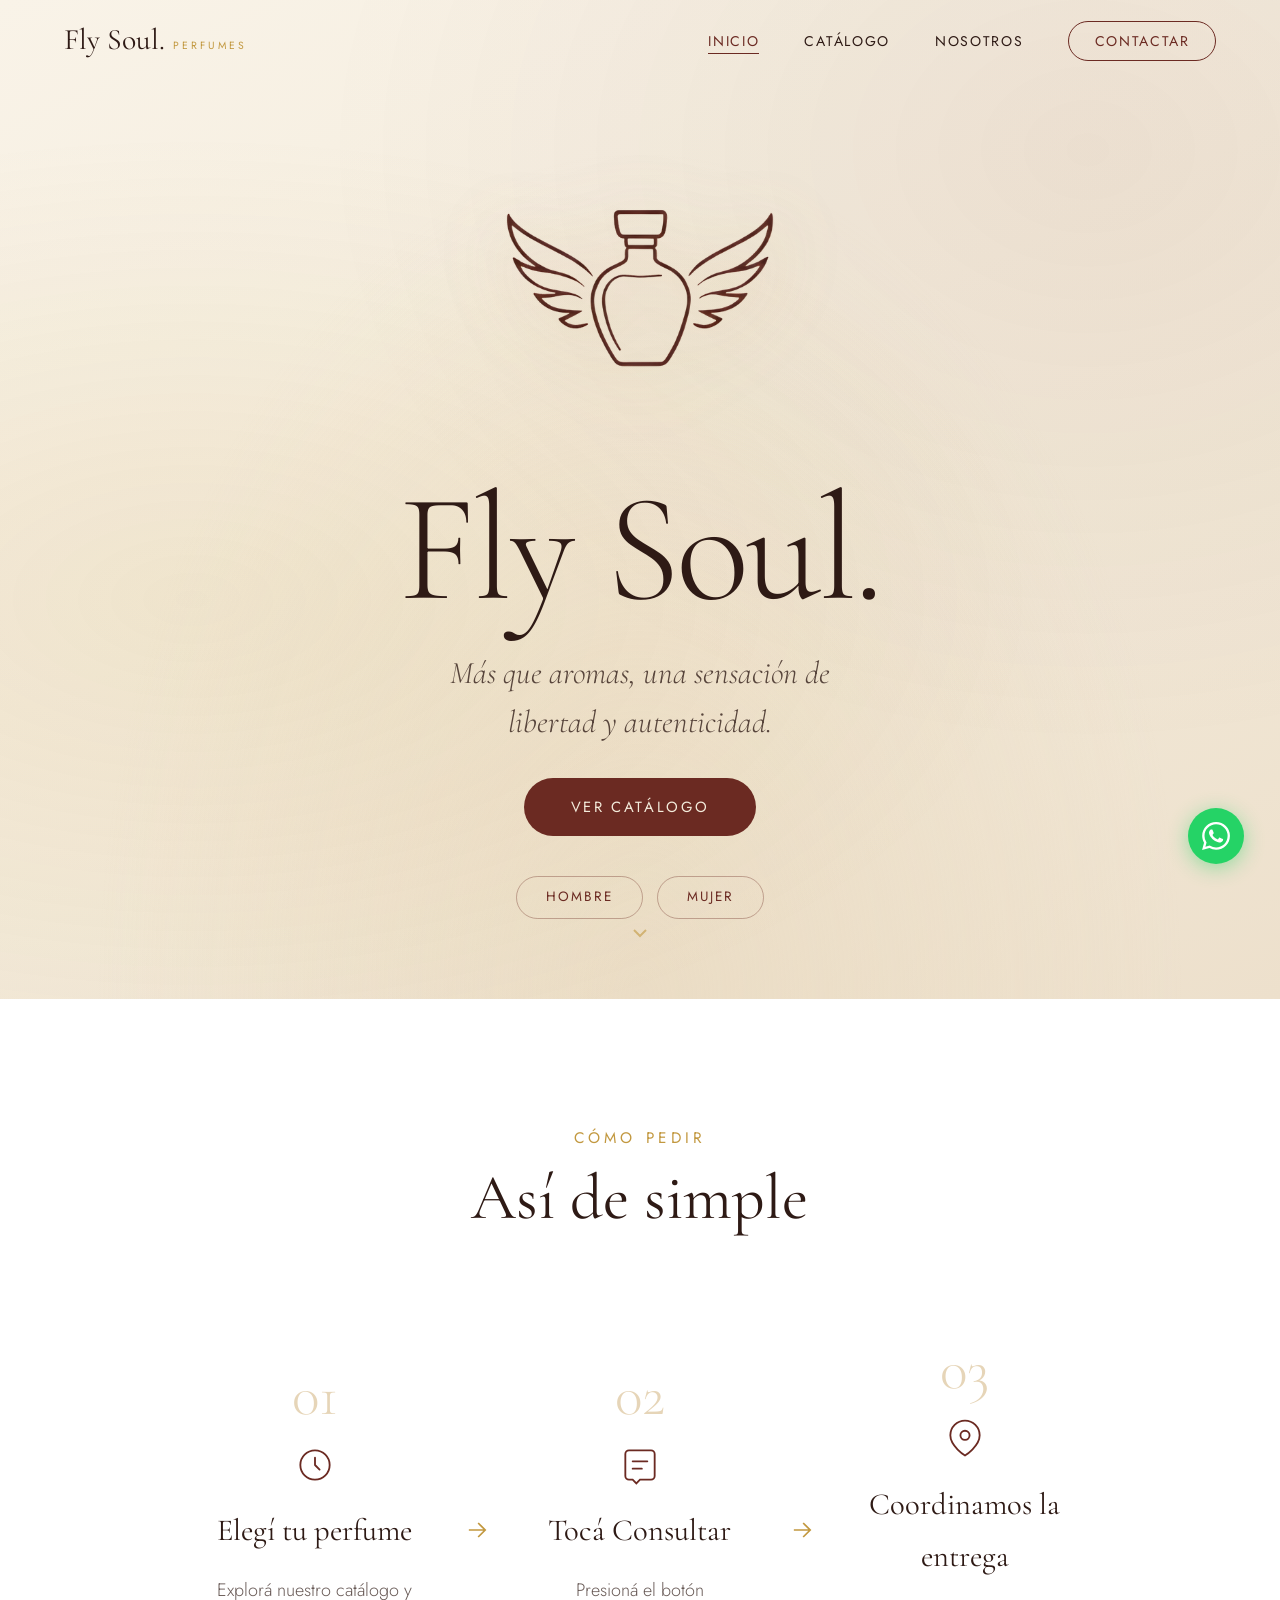
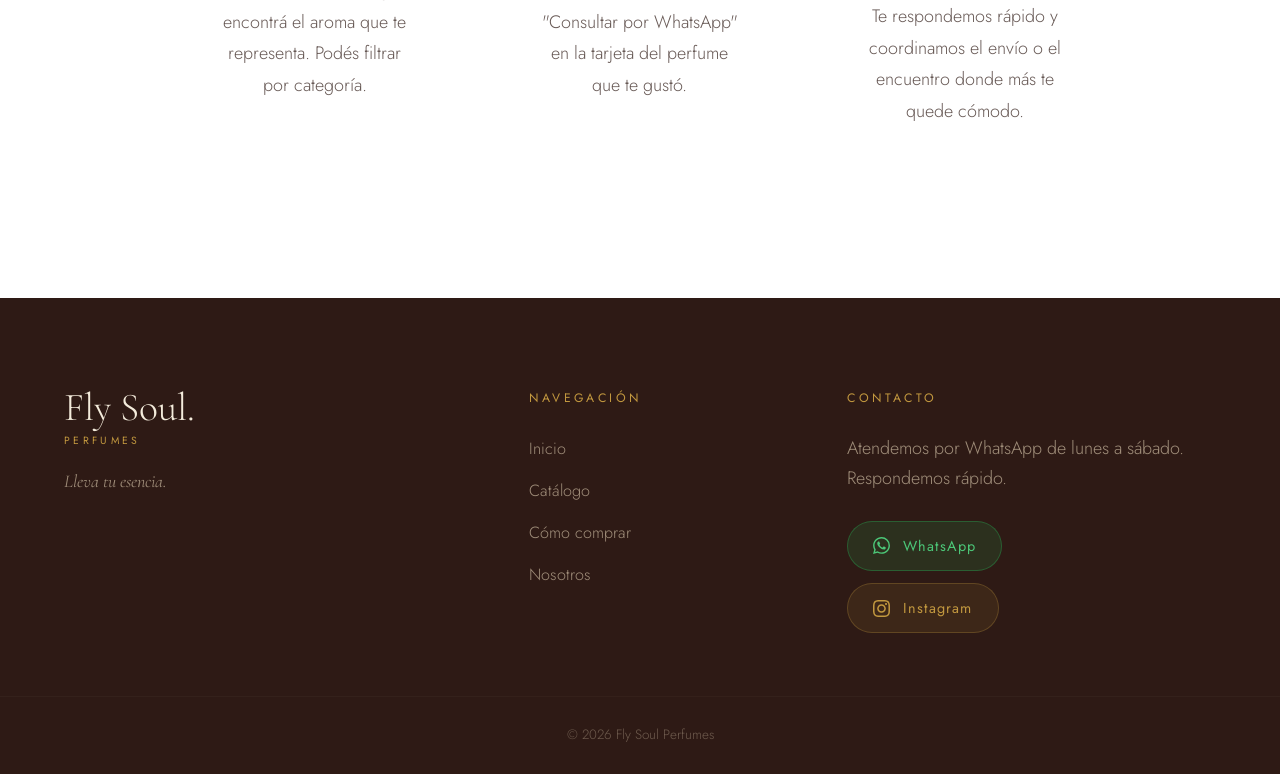
<file: index.html>
<!DOCTYPE html>
<html lang="es">
<head>
  <meta charset="UTF-8">
  <meta name="viewport" content="width=device-width, initial-scale=1.0">
  <meta name="description" content="Fly Soul Perfumes — Más que aromas, una sensación de libertad y autenticidad. Perfumes árabes, inspirados y dupes de autor.">
  <title>Fly Soul Perfumes</title>
  <link rel="preconnect" href="https://fonts.googleapis.com">
  <link rel="preconnect" href="https://fonts.gstatic.com" crossorigin>
  <link href="https://fonts.googleapis.com/css2?family=Cormorant+Garamond:ital,wght@0,300;0,400;0,500;0,600;1,300;1,400;1,500&family=Jost:wght@200;300;400;500&display=swap" rel="stylesheet">
  <link rel="stylesheet" href="styles.css">
</head>
<body>

  <!-- ════════════════════════════════════════════
       NAVEGACIÓN
  ════════════════════════════════════════════ -->
  <nav class="navbar" id="navbar">
    <a href="index.html" class="nav-logo">
      <span class="nav-logo-text">Fly Soul.</span>
      <span class="nav-logo-sub">PERFUMES</span>
    </a>
    <ul class="nav-links" id="navLinks">
      <li><a href="index.html" class="nav-active">Inicio</a></li>
      <li><a href="catalogo.html">Catálogo</a></li>
      <li><a href="nosotros.html">Nosotros</a></li>
      <li><a href="#contacto" class="nav-cta">Contactar</a></li>
    </ul>
    <button class="nav-burger" id="navBurger" aria-label="Abrir menú" aria-expanded="false">
      <span></span><span></span><span></span>
    </button>
  </nav>

  <!-- ════════════════════════════════════════════
       HERO
  ════════════════════════════════════════════ -->
  <section class="hero" id="inicio">
    <div class="hero-bg"></div>
    <div class="hero-content">

      <div class="hero-logo-wrapper">
        <img
          class="hero-logo-img"
          src="fotos/logo.png"
          alt="Fly Soul Perfumes"
          width="200"
          height="200">
      </div>

      <h1 class="hero-title">Fly Soul.</h1>
      <p class="hero-tagline">
        <em>Más que aromas, una sensación de<br>libertad y autenticidad.</em>
      </p>
      <a href="catalogo.html" class="btn-primary hero-cta">Ver catálogo</a>

      <div class="hero-cats">
        <a href="catalogo.html?cat=hombre" class="hero-cat-link">Hombre</a>
        <a href="catalogo.html?cat=mujer" class="hero-cat-link">Mujer</a>
      </div>
    </div>

    <div class="hero-scroll-hint" aria-hidden="true">
      <svg viewBox="0 0 24 24" fill="none" stroke="currentColor" stroke-width="2">
        <polyline points="6 9 12 15 18 9"/>
      </svg>
    </div>
  </section>

  <!-- ════════════════════════════════════════════
       CÓMO PEDIR
  ════════════════════════════════════════════ -->
  <section class="como-comprar" id="como-comprar">
    <div class="container">
      <p class="section-label fade-in-up">Cómo pedir</p>
      <h2 class="section-title fade-in-up">Así de simple</h2>

      <div class="steps-grid">

        <div class="step-card fade-in-up">
          <div class="step-number">01</div>
          <div class="step-icon" aria-hidden="true">
            <svg viewBox="0 0 48 48" fill="none" xmlns="http://www.w3.org/2000/svg">
              <circle cx="24" cy="24" r="16" stroke="currentColor" stroke-width="2"/>
              <path d="M24 16v8l5 5" stroke="currentColor" stroke-width="2" stroke-linecap="round" stroke-linejoin="round"/>
            </svg>
          </div>
          <h3>Elegí tu perfume</h3>
          <p>Explorá nuestro catálogo y encontrá el aroma que te representa. Podés filtrar por categoría.</p>
        </div>

        <div class="step-arrow fade-in-up" aria-hidden="true">
          <svg viewBox="0 0 24 24" fill="none" stroke="currentColor" stroke-width="1.5">
            <path d="M5 12h14M13 6l6 6-6 6"/>
          </svg>
        </div>

        <div class="step-card fade-in-up">
          <div class="step-number">02</div>
          <div class="step-icon" aria-hidden="true">
            <svg viewBox="0 0 48 48" fill="none" xmlns="http://www.w3.org/2000/svg">
              <path d="M36 8H12C9.8 8 8 9.8 8 12v24c0 2.2 1.8 4 4 4h4l4 4 4-4h12c2.2 0 4-1.8 4-4V12c0-2.2-1.8-4-4-4z" stroke="currentColor" stroke-width="2"/>
              <path d="M16 20h16M16 28h10" stroke="currentColor" stroke-width="2" stroke-linecap="round"/>
            </svg>
          </div>
          <h3>Tocá Consultar</h3>
          <p>Presioná el botón "Consultar por WhatsApp" en la tarjeta del perfume que te gustó.</p>
        </div>

        <div class="step-arrow fade-in-up" aria-hidden="true">
          <svg viewBox="0 0 24 24" fill="none" stroke="currentColor" stroke-width="1.5">
            <path d="M5 12h14M13 6l6 6-6 6"/>
          </svg>
        </div>

        <div class="step-card fade-in-up">
          <div class="step-number">03</div>
          <div class="step-icon" aria-hidden="true">
            <svg viewBox="0 0 48 48" fill="none" xmlns="http://www.w3.org/2000/svg">
              <path d="M40 20c0 12-16 22-16 22S8 32 8 20a16 16 0 0132 0z" stroke="currentColor" stroke-width="2"/>
              <circle cx="24" cy="20" r="5" stroke="currentColor" stroke-width="2"/>
            </svg>
          </div>
          <h3>Coordinamos la entrega</h3>
          <p>Te respondemos rápido y coordinamos el envío o el encuentro donde más te quede cómodo.</p>
        </div>

      </div>
    </div>
  </section>

  <!-- ════════════════════════════════════════════
       FOOTER / CONTACTO
  ════════════════════════════════════════════ -->
  <footer class="footer" id="contacto">
    <div class="container footer-inner">

      <div class="footer-brand">
        <p class="footer-logo-text">Fly Soul.</p>
        <p class="footer-logo-sub">PERFUMES</p>
        <p class="footer-slogan"><em>Lleva tu esencia.</em></p>
      </div>

      <nav class="footer-nav" aria-label="Navegación del footer">
        <h4 class="footer-heading">Navegación</h4>
        <ul>
          <li><a href="index.html">Inicio</a></li>
          <li><a href="catalogo.html">Catálogo</a></li>
          <li><a href="index.html#como-comprar">Cómo comprar</a></li>
          <li><a href="nosotros.html">Nosotros</a></li>
        </ul>
      </nav>

      <div class="footer-contacto">
        <h4 class="footer-heading">Contacto</h4>
        <p>Atendemos por WhatsApp de lunes a sábado. Respondemos rápido.</p>
        <div class="footer-social">
          <a href="#" class="social-btn whatsapp-btn" id="footerWhatsapp" target="_blank" rel="noopener noreferrer" aria-label="Contactar por WhatsApp">
            <svg viewBox="0 0 24 24" fill="currentColor" aria-hidden="true">
              <path d="M17.472 14.382c-.297-.149-1.758-.867-2.03-.967-.273-.099-.471-.148-.67.15-.197.297-.767.966-.94 1.164-.173.199-.347.223-.644.075-.297-.15-1.255-.463-2.39-1.475-.883-.788-1.48-1.761-1.653-2.059-.173-.297-.018-.458.13-.606.134-.133.298-.347.446-.52.149-.174.198-.298.298-.497.099-.198.05-.371-.025-.52-.075-.149-.669-1.612-.916-2.207-.242-.579-.487-.5-.669-.51-.173-.008-.371-.01-.57-.01-.198 0-.52.074-.792.372-.272.297-1.04 1.016-1.04 2.479 0 1.462 1.065 2.875 1.213 3.074.149.198 2.096 3.2 5.077 4.487.709.306 1.262.489 1.694.625.712.227 1.36.195 1.871.118.571-.085 1.758-.719 2.006-1.413.248-.694.248-1.289.173-1.413-.074-.124-.272-.198-.57-.347m-5.421 7.403h-.004a9.87 9.87 0 01-5.031-1.378l-.361-.214-3.741.982.998-3.648-.235-.374a9.86 9.86 0 01-1.51-5.26c.001-5.45 4.436-9.884 9.888-9.884 2.64 0 5.122 1.03 6.988 2.898a9.825 9.825 0 012.893 6.994c-.003 5.45-4.437 9.884-9.885 9.884m8.413-18.297A11.815 11.815 0 0012.05 0C5.495 0 .16 5.335.157 11.892c0 2.096.547 4.142 1.588 5.945L.057 24l6.305-1.654a11.882 11.882 0 005.683 1.448h.005c6.554 0 11.89-5.335 11.893-11.893a11.821 11.821 0 00-3.48-8.413z"/>
            </svg>
            WhatsApp
          </a>
          <a href="#" class="social-btn instagram-btn" id="footerInstagram" target="_blank" rel="noopener noreferrer" aria-label="Seguinos en Instagram">
            <svg viewBox="0 0 24 24" fill="currentColor" aria-hidden="true">
              <path d="M12 2.163c3.204 0 3.584.012 4.85.07 3.252.148 4.771 1.691 4.919 4.919.058 1.265.069 1.645.069 4.849 0 3.205-.012 3.584-.069 4.849-.149 3.225-1.664 4.771-4.919 4.919-1.266.058-1.644.07-4.85.07-3.204 0-3.584-.012-4.849-.07-3.26-.149-4.771-1.699-4.919-4.92-.058-1.265-.07-1.644-.07-4.849 0-3.204.013-3.583.07-4.849.149-3.227 1.664-4.771 4.919-4.919 1.266-.057 1.645-.069 4.849-.069zm0-2.163c-3.259 0-3.667.014-4.947.072-4.358.2-6.78 2.618-6.98 6.98-.059 1.281-.073 1.689-.073 4.948 0 3.259.014 3.668.072 4.948.2 4.358 2.618 6.78 6.98 6.98 1.281.058 1.689.072 4.948.072 3.259 0 3.668-.014 4.948-.072 4.354-.2 6.782-2.618 6.979-6.98.059-1.28.073-1.689.073-4.948 0-3.259-.014-3.667-.072-4.947-.196-4.354-2.617-6.78-6.979-6.98-1.281-.059-1.69-.073-4.949-.073zm0 5.838c-3.403 0-6.162 2.759-6.162 6.162s2.759 6.163 6.162 6.163 6.162-2.759 6.162-6.163c0-3.403-2.759-6.162-6.162-6.162zm0 10.162c-2.209 0-4-1.79-4-4 0-2.209 1.791-4 4-4s4 1.791 4 4c0 2.21-1.791 4-4 4zm6.406-11.845c-.796 0-1.441.645-1.441 1.44s.645 1.44 1.441 1.44c.795 0 1.439-.645 1.439-1.44s-.644-1.44-1.439-1.44z"/>
            </svg>
            Instagram
          </a>
        </div>
      </div>

    </div>
    <div class="footer-bottom">
      <p>© 2026 Fly Soul Perfumes</p>
    </div>
  </footer>

  <!-- Botón flotante de WhatsApp -->
  <a href="#" class="whatsapp-float" id="whatsappFloat" target="_blank" rel="noopener noreferrer" aria-label="Contactar por WhatsApp">
    <svg viewBox="0 0 24 24" fill="currentColor" aria-hidden="true">
      <path d="M17.472 14.382c-.297-.149-1.758-.867-2.03-.967-.273-.099-.471-.148-.67.15-.197.297-.767.966-.94 1.164-.173.199-.347.223-.644.075-.297-.15-1.255-.463-2.39-1.475-.883-.788-1.48-1.761-1.653-2.059-.173-.297-.018-.458.13-.606.134-.133.298-.347.446-.52.149-.174.198-.298.298-.497.099-.198.05-.371-.025-.52-.075-.149-.669-1.612-.916-2.207-.242-.579-.487-.5-.669-.51-.173-.008-.371-.01-.57-.01-.198 0-.52.074-.792.372-.272.297-1.04 1.016-1.04 2.479 0 1.462 1.065 2.875 1.213 3.074.149.198 2.096 3.2 5.077 4.487.709.306 1.262.489 1.694.625.712.227 1.36.195 1.871.118.571-.085 1.758-.719 2.006-1.413.248-.694.248-1.289.173-1.413-.074-.124-.272-.198-.57-.347m-5.421 7.403h-.004a9.87 9.87 0 01-5.031-1.378l-.361-.214-3.741.982.998-3.648-.235-.374a9.86 9.86 0 01-1.51-5.26c.001-5.45 4.436-9.884 9.888-9.884 2.64 0 5.122 1.03 6.988 2.898a9.825 9.825 0 012.893 6.994c-.003 5.45-4.437 9.884-9.885 9.884m8.413-18.297A11.815 11.815 0 0012.05 0C5.495 0 .16 5.335.157 11.892c0 2.096.547 4.142 1.588 5.945L.057 24l6.305-1.654a11.882 11.882 0 005.683 1.448h.005c6.554 0 11.89-5.335 11.893-11.893a11.821 11.821 0 00-3.48-8.413z"/>
    </svg>
  </a>

  <script src="main.js"></script>
</body>
</html>
</file>
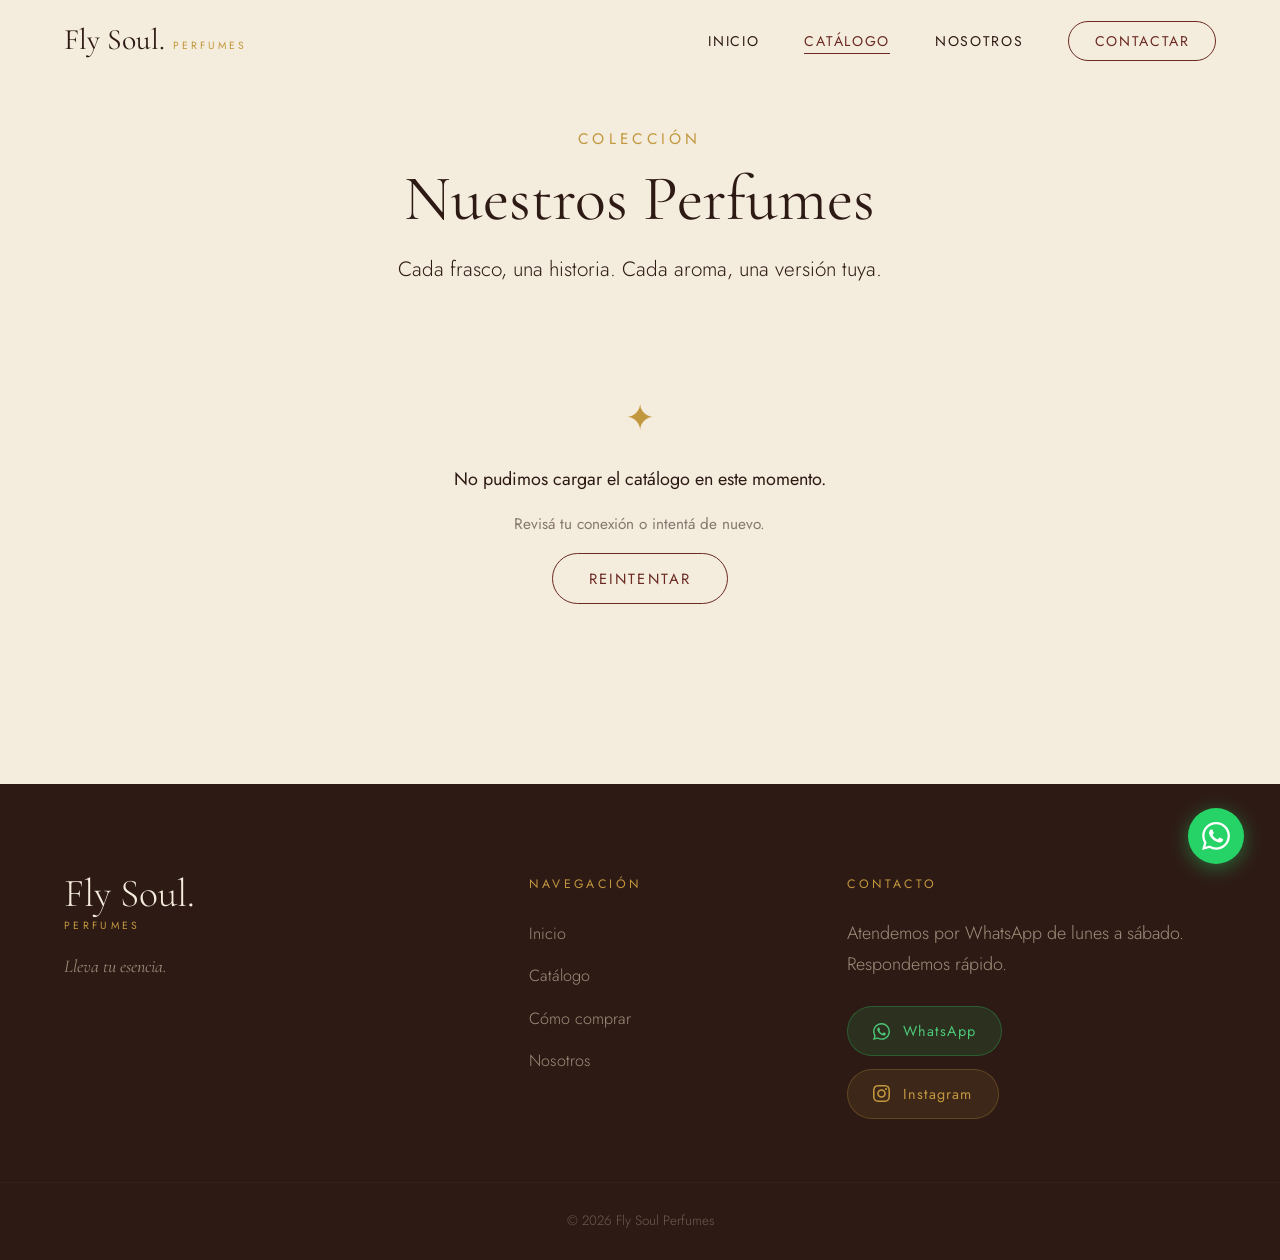
<file: catalogo.html>
<!DOCTYPE html>
<html lang="es">
<head>
  <meta charset="UTF-8">
  <meta name="viewport" content="width=device-width, initial-scale=1.0">
  <meta name="description" content="Catálogo de perfumes Fly Soul — Fragancias árabes, inspiradas y dupes de autor para hombre, mujer y unisex.">
  <title>Catálogo — Fly Soul Perfumes</title>
  <link rel="preconnect" href="https://fonts.googleapis.com">
  <link rel="preconnect" href="https://fonts.gstatic.com" crossorigin>
  <link href="https://fonts.googleapis.com/css2?family=Cormorant+Garamond:ital,wght@0,300;0,400;0,500;0,600;1,300;1,400;1,500&family=Jost:wght@200;300;400;500&display=swap" rel="stylesheet">
  <link rel="stylesheet" href="styles.css">
</head>
<body>

  <!-- ════════════════════════════════════════════
       NAVEGACIÓN
  ════════════════════════════════════════════ -->
  <nav class="navbar" id="navbar">
    <a href="index.html" class="nav-logo">
      <span class="nav-logo-text">Fly Soul.</span>
      <span class="nav-logo-sub">PERFUMES</span>
    </a>
    <ul class="nav-links" id="navLinks">
      <li><a href="index.html">Inicio</a></li>
      <li><a href="catalogo.html" class="nav-active">Catálogo</a></li>
      <li><a href="nosotros.html">Nosotros</a></li>
      <li><a href="#contacto" class="nav-cta">Contactar</a></li>
    </ul>
    <button class="nav-burger" id="navBurger" aria-label="Abrir menú" aria-expanded="false">
      <span></span><span></span><span></span>
    </button>
  </nav>

  <!-- ════════════════════════════════════════════
       CATÁLOGO
  ════════════════════════════════════════════ -->
  <section class="catalogo catalogo--page" id="catalogo">
    <div class="container">
      <p class="section-label fade-in-up">Colección</p>
      <h2 class="section-title fade-in-up">Nuestros Perfumes</h2>
      <p class="section-sub fade-in-up">Cada frasco, una historia. Cada aroma, una versión tuya.</p>

      <!-- Estado: cargando / error -->
      <div class="catalogo-estado" id="catalogoEstado">
        <div class="loading-spinner" id="loadingSpinner">
          <div class="spinner-ring"></div>
          <p>Cargando catálogo...</p>
        </div>
        <div class="error-state hidden" id="errorState">
          <span class="error-icon" aria-hidden="true">✦</span>
          <p class="error-msg">No pudimos cargar el catálogo en este momento.</p>
          <p class="error-hint">Revisá tu conexión o intentá de nuevo.</p>
          <button class="btn-secondary" id="btnReintentar">Reintentar</button>
        </div>
      </div>

      <!-- Vista 1: Selector de categorías -->
      <div id="vistaCategorias" class="categorias-selector hidden">
        <div class="categorias-grid">

          <button class="categoria-card" data-cat="hombre">
            <div class="categoria-circulo categoria-circulo--hombre">
              <svg viewBox="0 0 60 80" fill="none" xmlns="http://www.w3.org/2000/svg" aria-hidden="true">
                <rect x="10" y="34" width="40" height="38" rx="4" fill="currentColor" fill-opacity="0.25" stroke="currentColor" stroke-width="1.5"/>
                <rect x="20" y="20" width="20" height="16" rx="2" stroke="currentColor" stroke-width="1.5"/>
                <rect x="14" y="13" width="32" height="9" rx="2" fill="currentColor" fill-opacity="0.55"/>
                <line x1="10" y1="49" x2="50" y2="49" stroke="currentColor" stroke-width="1" stroke-opacity="0.45"/>
                <line x1="10" y1="59" x2="50" y2="59" stroke="currentColor" stroke-width="1" stroke-opacity="0.25"/>
              </svg>
            </div>
            <h3 class="categoria-nombre">Hombre</h3>
            <p class="categoria-count" id="countHombre">— productos</p>
          </button>

          <button class="categoria-card" data-cat="mujer">
            <div class="categoria-circulo categoria-circulo--mujer">
              <svg viewBox="0 0 60 85" fill="none" xmlns="http://www.w3.org/2000/svg" aria-hidden="true">
                <path d="M22 32 C16 38 11 48 11 58 C11 70 19 79 30 79 C41 79 49 70 49 58 C49 48 44 38 38 32 Z" fill="currentColor" fill-opacity="0.22" stroke="currentColor" stroke-width="1.5"/>
                <rect x="24" y="14" width="12" height="20" rx="2" stroke="currentColor" stroke-width="1.5"/>
                <ellipse cx="30" cy="9" rx="8" ry="5" fill="currentColor" fill-opacity="0.55"/>
                <line x1="11" y1="56" x2="49" y2="56" stroke="currentColor" stroke-width="1" stroke-opacity="0.4"/>
              </svg>
            </div>
            <h3 class="categoria-nombre">Mujer</h3>
            <p class="categoria-count" id="countMujer">— productos</p>
          </button>


        </div>
      </div>

      <!-- Vista 2: Productos de la categoría seleccionada -->
      <div id="vistaProductos" class="hidden">

        <div class="productos-nav">
          <button id="btnVolver" class="btn-volver">
            <svg viewBox="0 0 24 24" fill="none" stroke="currentColor" stroke-width="2" aria-hidden="true">
              <path d="M19 12H5M12 19l-7-7 7-7"/>
            </svg>
            Categorías
          </button>
          <p class="productos-breadcrumb">Catálogo / <span id="breadcrumbCat" class="breadcrumb-cat"></span></p>
        </div>

        <!-- Overlay y botón solo visibles en mobile -->
        <div class="filtros-overlay" id="filtrosOverlay"></div>

        <div class="productos-layout">

          <!-- Sidebar de filtros -->
          <aside class="filtros-sidebar" id="filtrosSidebar">
            <button class="btn-cerrar-filtros" id="btnCerrarFiltros">
              <svg viewBox="0 0 24 24" fill="none" stroke="currentColor" stroke-width="2" aria-hidden="true">
                <path d="M18 6L6 18M6 6l12 12"/>
              </svg>
              Cerrar
            </button>

            <div class="filtro-grupo">
              <h4 class="filtro-titulo">Filtrar por precio</h4>
              <p class="precio-display">
                <span id="precioLabelMin">₲ 0</span> — <span id="precioLabelMax">₲ 0</span>
              </p>
              <div class="precio-slider-row">
                <span class="precio-slider-label">Desde</span>
                <input type="range" id="rangeMin" class="precio-range" min="0" max="1000000" value="0" step="5000" aria-label="Precio mínimo">
              </div>
              <div class="precio-slider-row">
                <span class="precio-slider-label">Hasta</span>
                <input type="range" id="rangeMax" class="precio-range" min="0" max="1000000" value="1000000" step="5000" aria-label="Precio máximo">
              </div>
              <button class="btn-aplicar-filtro" id="btnFiltrarPrecio">Filtrar</button>
            </div>

          </aside>

          <!-- Contenido principal: buscador + grilla -->
          <div class="productos-main">

            <!-- Botón para abrir filtros en mobile -->
            <button class="btn-filtros-mobile" id="btnFiltrosMobile">
              <svg viewBox="0 0 24 24" fill="none" stroke="currentColor" stroke-width="2" aria-hidden="true">
                <line x1="4" y1="6" x2="20" y2="6"/>
                <line x1="7" y1="12" x2="17" y2="12"/>
                <line x1="10" y1="18" x2="14" y2="18"/>
              </svg>
              Filtros
            </button>

            <div class="buscador-wrapper">
              <label for="buscadorNombre" class="sr-only">Buscar perfume por nombre</label>
              <div class="buscador-inner">
                <svg class="buscador-icono" viewBox="0 0 24 24" fill="none" stroke="currentColor" stroke-width="2" aria-hidden="true">
                  <circle cx="11" cy="11" r="7"/><path d="M21 21l-4.35-4.35"/>
                </svg>
                <input
                  type="search"
                  id="buscadorNombre"
                  class="buscador-input"
                  placeholder="Buscar por nombre…"
                  autocomplete="off">
                <button class="buscador-clear hidden" id="buscadorClear" aria-label="Limpiar búsqueda">✕</button>
              </div>
            </div>

            <!-- Grilla de productos (se llena con JS) -->
            <div class="productos-grid" id="productosGrid" role="list"></div>

            <!-- Sin resultados -->
            <div class="sin-resultados hidden" id="sinResultados">
              <p>No hay perfumes en esta categoría por el momento.</p>
            </div>

          </div>
        </div>

      </div>

    </div>
  </section>

  <!-- ════════════════════════════════════════════
       FOOTER / CONTACTO
  ════════════════════════════════════════════ -->
  <footer class="footer" id="contacto">
    <div class="container footer-inner">

      <div class="footer-brand">
        <p class="footer-logo-text">Fly Soul.</p>
        <p class="footer-logo-sub">PERFUMES</p>
        <p class="footer-slogan"><em>Lleva tu esencia.</em></p>
      </div>

      <nav class="footer-nav" aria-label="Navegación del footer">
        <h4 class="footer-heading">Navegación</h4>
        <ul>
          <li><a href="index.html">Inicio</a></li>
          <li><a href="catalogo.html">Catálogo</a></li>
          <li><a href="index.html#como-comprar">Cómo comprar</a></li>
          <li><a href="nosotros.html">Nosotros</a></li>
        </ul>
      </nav>

      <div class="footer-contacto">
        <h4 class="footer-heading">Contacto</h4>
        <p>Atendemos por WhatsApp de lunes a sábado. Respondemos rápido.</p>
        <div class="footer-social">
          <a href="#" class="social-btn whatsapp-btn" id="footerWhatsapp" target="_blank" rel="noopener noreferrer" aria-label="Contactar por WhatsApp">
            <svg viewBox="0 0 24 24" fill="currentColor" aria-hidden="true">
              <path d="M17.472 14.382c-.297-.149-1.758-.867-2.03-.967-.273-.099-.471-.148-.67.15-.197.297-.767.966-.94 1.164-.173.199-.347.223-.644.075-.297-.15-1.255-.463-2.39-1.475-.883-.788-1.48-1.761-1.653-2.059-.173-.297-.018-.458.13-.606.134-.133.298-.347.446-.52.149-.174.198-.298.298-.497.099-.198.05-.371-.025-.52-.075-.149-.669-1.612-.916-2.207-.242-.579-.487-.5-.669-.51-.173-.008-.371-.01-.57-.01-.198 0-.52.074-.792.372-.272.297-1.04 1.016-1.04 2.479 0 1.462 1.065 2.875 1.213 3.074.149.198 2.096 3.2 5.077 4.487.709.306 1.262.489 1.694.625.712.227 1.36.195 1.871.118.571-.085 1.758-.719 2.006-1.413.248-.694.248-1.289.173-1.413-.074-.124-.272-.198-.57-.347m-5.421 7.403h-.004a9.87 9.87 0 01-5.031-1.378l-.361-.214-3.741.982.998-3.648-.235-.374a9.86 9.86 0 01-1.51-5.26c.001-5.45 4.436-9.884 9.888-9.884 2.64 0 5.122 1.03 6.988 2.898a9.825 9.825 0 012.893 6.994c-.003 5.45-4.437 9.884-9.885 9.884m8.413-18.297A11.815 11.815 0 0012.05 0C5.495 0 .16 5.335.157 11.892c0 2.096.547 4.142 1.588 5.945L.057 24l6.305-1.654a11.882 11.882 0 005.683 1.448h.005c6.554 0 11.89-5.335 11.893-11.893a11.821 11.821 0 00-3.48-8.413z"/>
            </svg>
            WhatsApp
          </a>
          <a href="#" class="social-btn instagram-btn" id="footerInstagram" target="_blank" rel="noopener noreferrer" aria-label="Seguinos en Instagram">
            <svg viewBox="0 0 24 24" fill="currentColor" aria-hidden="true">
              <path d="M12 2.163c3.204 0 3.584.012 4.85.07 3.252.148 4.771 1.691 4.919 4.919.058 1.265.069 1.645.069 4.849 0 3.205-.012 3.584-.069 4.849-.149 3.225-1.664 4.771-4.919 4.919-1.266.058-1.644.07-4.85.07-3.204 0-3.584-.012-4.849-.07-3.26-.149-4.771-1.699-4.919-4.92-.058-1.265-.07-1.644-.07-4.849 0-3.204.013-3.583.07-4.849.149-3.227 1.664-4.771 4.919-4.919 1.266-.057 1.645-.069 4.849-.069zm0-2.163c-3.259 0-3.667.014-4.947.072-4.358.2-6.78 2.618-6.98 6.98-.059 1.281-.073 1.689-.073 4.948 0 3.259.014 3.668.072 4.948.2 4.358 2.618 6.78 6.98 6.98 1.281.058 1.689.072 4.948.072 3.259 0 3.668-.014 4.948-.072 4.354-.2 6.782-2.618 6.979-6.98.059-1.28.073-1.689.073-4.948 0-3.259-.014-3.667-.072-4.947-.196-4.354-2.617-6.78-6.979-6.98-1.281-.059-1.69-.073-4.949-.073zm0 5.838c-3.403 0-6.162 2.759-6.162 6.162s2.759 6.163 6.162 6.163 6.162-2.759 6.162-6.163c0-3.403-2.759-6.162-6.162-6.162zm0 10.162c-2.209 0-4-1.79-4-4 0-2.209 1.791-4 4-4s4 1.791 4 4c0 2.21-1.791 4-4 4zm6.406-11.845c-.796 0-1.441.645-1.441 1.44s.645 1.44 1.441 1.44c.795 0 1.439-.645 1.439-1.44s-.644-1.44-1.439-1.44z"/>
            </svg>
            Instagram
          </a>
        </div>
      </div>

    </div>
    <div class="footer-bottom">
      <p>© 2026 Fly Soul Perfumes</p>
    </div>
  </footer>

  <!-- Botón flotante de WhatsApp -->
  <a href="#" class="whatsapp-float" id="whatsappFloat" target="_blank" rel="noopener noreferrer" aria-label="Contactar por WhatsApp">
    <svg viewBox="0 0 24 24" fill="currentColor" aria-hidden="true">
      <path d="M17.472 14.382c-.297-.149-1.758-.867-2.03-.967-.273-.099-.471-.148-.67.15-.197.297-.767.966-.94 1.164-.173.199-.347.223-.644.075-.297-.15-1.255-.463-2.39-1.475-.883-.788-1.48-1.761-1.653-2.059-.173-.297-.018-.458.13-.606.134-.133.298-.347.446-.52.149-.174.198-.298.298-.497.099-.198.05-.371-.025-.52-.075-.149-.669-1.612-.916-2.207-.242-.579-.487-.5-.669-.51-.173-.008-.371-.01-.57-.01-.198 0-.52.074-.792.372-.272.297-1.04 1.016-1.04 2.479 0 1.462 1.065 2.875 1.213 3.074.149.198 2.096 3.2 5.077 4.487.709.306 1.262.489 1.694.625.712.227 1.36.195 1.871.118.571-.085 1.758-.719 2.006-1.413.248-.694.248-1.289.173-1.413-.074-.124-.272-.198-.57-.347m-5.421 7.403h-.004a9.87 9.87 0 01-5.031-1.378l-.361-.214-3.741.982.998-3.648-.235-.374a9.86 9.86 0 01-1.51-5.26c.001-5.45 4.436-9.884 9.888-9.884 2.64 0 5.122 1.03 6.988 2.898a9.825 9.825 0 012.893 6.994c-.003 5.45-4.437 9.884-9.885 9.884m8.413-18.297A11.815 11.815 0 0012.05 0C5.495 0 .16 5.335.157 11.892c0 2.096.547 4.142 1.588 5.945L.057 24l6.305-1.654a11.882 11.882 0 005.683 1.448h.005c6.554 0 11.89-5.335 11.893-11.893a11.821 11.821 0 00-3.48-8.413z"/>
    </svg>
  </a>

  <script src="main.js"></script>
</body>
</html>
</file>
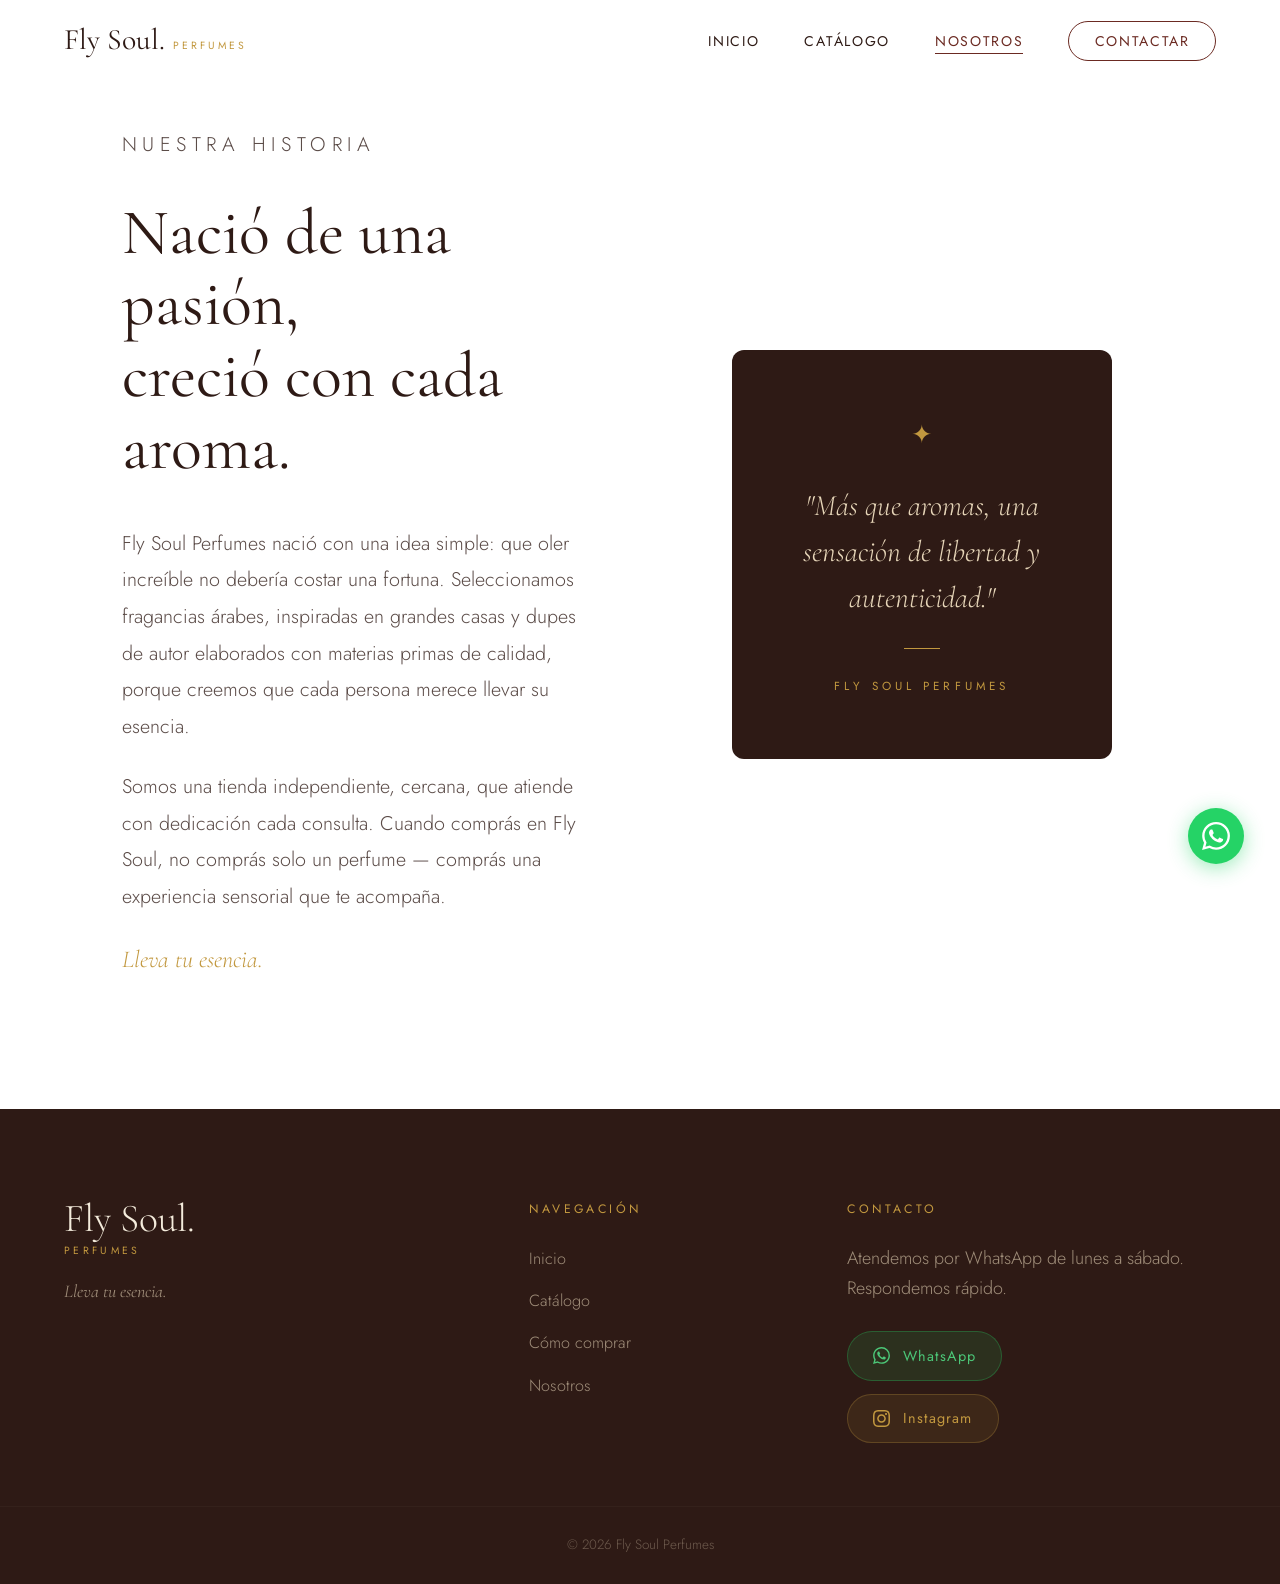
<file: nosotros.html>
<!DOCTYPE html>
<html lang="es">
<head>
  <meta charset="UTF-8">
  <meta name="viewport" content="width=device-width, initial-scale=1.0">
  <meta name="description" content="Nosotros — Fly Soul Perfumes. Nació de una pasión, creció con cada aroma.">
  <title>Nosotros — Fly Soul Perfumes</title>
  <link rel="preconnect" href="https://fonts.googleapis.com">
  <link rel="preconnect" href="https://fonts.gstatic.com" crossorigin>
  <link href="https://fonts.googleapis.com/css2?family=Cormorant+Garamond:ital,wght@0,300;0,400;0,500;0,600;1,300;1,400;1,500&family=Jost:wght@200;300;400;500&display=swap" rel="stylesheet">
  <link rel="stylesheet" href="styles.css">
</head>
<body>

  <!-- ════════════════════════════════════════════
       NAVEGACIÓN
  ════════════════════════════════════════════ -->
  <nav class="navbar" id="navbar">
    <a href="index.html" class="nav-logo">
      <span class="nav-logo-text">Fly Soul.</span>
      <span class="nav-logo-sub">PERFUMES</span>
    </a>
    <ul class="nav-links" id="navLinks">
      <li><a href="index.html">Inicio</a></li>
      <li><a href="catalogo.html">Catálogo</a></li>
      <li><a href="nosotros.html" class="nav-active">Nosotros</a></li>
      <li><a href="#contacto" class="nav-cta">Contactar</a></li>
    </ul>
    <button class="nav-burger" id="navBurger" aria-label="Abrir menú" aria-expanded="false">
      <span></span><span></span><span></span>
    </button>
  </nav>

  <!-- ════════════════════════════════════════════
       SOBRE NOSOTROS
  ════════════════════════════════════════════ -->
  <section class="sobre-nosotros sobre-nosotros--page" id="sobre-nosotros">
    <div class="container sobre-grid">

      <div class="sobre-texto fade-in-up">
        <p class="section-label">Nuestra Historia</p>
        <h2 class="section-title">Nació de una pasión,<br>creció con cada aroma.</h2>
        <p>Fly Soul Perfumes nació con una idea simple: que oler increíble no debería costar una fortuna. Seleccionamos fragancias árabes, inspiradas en grandes casas y dupes de autor elaborados con materias primas de calidad, porque creemos que cada persona merece llevar su esencia.</p>
        <p>Somos una tienda independiente, cercana, que atiende con dedicación cada consulta. Cuando comprás en Fly Soul, no comprás solo un perfume — comprás una experiencia sensorial que te acompaña.</p>
        <p class="sobre-firma"><em>Lleva tu esencia.</em></p>
      </div>

      <div class="sobre-visual fade-in-up">
        <div class="sobre-card-decorativa">
          <span class="sobre-deco" aria-hidden="true">✦</span>
          <blockquote class="sobre-quote">
            "Más que aromas, una sensación de libertad y autenticidad."
          </blockquote>
          <div class="sobre-linea" aria-hidden="true"></div>
          <p class="sobre-marca">FLY SOUL PERFUMES</p>
        </div>
      </div>

    </div>
  </section>

  <!-- ════════════════════════════════════════════
       FOOTER / CONTACTO
  ════════════════════════════════════════════ -->
  <footer class="footer" id="contacto">
    <div class="container footer-inner">

      <div class="footer-brand">
        <p class="footer-logo-text">Fly Soul.</p>
        <p class="footer-logo-sub">PERFUMES</p>
        <p class="footer-slogan"><em>Lleva tu esencia.</em></p>
      </div>

      <nav class="footer-nav" aria-label="Navegación del footer">
        <h4 class="footer-heading">Navegación</h4>
        <ul>
          <li><a href="index.html">Inicio</a></li>
          <li><a href="catalogo.html">Catálogo</a></li>
          <li><a href="index.html#como-comprar">Cómo comprar</a></li>
          <li><a href="nosotros.html">Nosotros</a></li>
        </ul>
      </nav>

      <div class="footer-contacto">
        <h4 class="footer-heading">Contacto</h4>
        <p>Atendemos por WhatsApp de lunes a sábado. Respondemos rápido.</p>
        <div class="footer-social">
          <a href="#" class="social-btn whatsapp-btn" id="footerWhatsapp" target="_blank" rel="noopener noreferrer" aria-label="Contactar por WhatsApp">
            <svg viewBox="0 0 24 24" fill="currentColor" aria-hidden="true">
              <path d="M17.472 14.382c-.297-.149-1.758-.867-2.03-.967-.273-.099-.471-.148-.67.15-.197.297-.767.966-.94 1.164-.173.199-.347.223-.644.075-.297-.15-1.255-.463-2.39-1.475-.883-.788-1.48-1.761-1.653-2.059-.173-.297-.018-.458.13-.606.134-.133.298-.347.446-.52.149-.174.198-.298.298-.497.099-.198.05-.371-.025-.52-.075-.149-.669-1.612-.916-2.207-.242-.579-.487-.5-.669-.51-.173-.008-.371-.01-.57-.01-.198 0-.52.074-.792.372-.272.297-1.04 1.016-1.04 2.479 0 1.462 1.065 2.875 1.213 3.074.149.198 2.096 3.2 5.077 4.487.709.306 1.262.489 1.694.625.712.227 1.36.195 1.871.118.571-.085 1.758-.719 2.006-1.413.248-.694.248-1.289.173-1.413-.074-.124-.272-.198-.57-.347m-5.421 7.403h-.004a9.87 9.87 0 01-5.031-1.378l-.361-.214-3.741.982.998-3.648-.235-.374a9.86 9.86 0 01-1.51-5.26c.001-5.45 4.436-9.884 9.888-9.884 2.64 0 5.122 1.03 6.988 2.898a9.825 9.825 0 012.893 6.994c-.003 5.45-4.437 9.884-9.885 9.884m8.413-18.297A11.815 11.815 0 0012.05 0C5.495 0 .16 5.335.157 11.892c0 2.096.547 4.142 1.588 5.945L.057 24l6.305-1.654a11.882 11.882 0 005.683 1.448h.005c6.554 0 11.89-5.335 11.893-11.893a11.821 11.821 0 00-3.48-8.413z"/>
            </svg>
            WhatsApp
          </a>
          <a href="#" class="social-btn instagram-btn" id="footerInstagram" target="_blank" rel="noopener noreferrer" aria-label="Seguinos en Instagram">
            <svg viewBox="0 0 24 24" fill="currentColor" aria-hidden="true">
              <path d="M12 2.163c3.204 0 3.584.012 4.85.07 3.252.148 4.771 1.691 4.919 4.919.058 1.265.069 1.645.069 4.849 0 3.205-.012 3.584-.069 4.849-.149 3.225-1.664 4.771-4.919 4.919-1.266.058-1.644.07-4.85.07-3.204 0-3.584-.012-4.849-.07-3.26-.149-4.771-1.699-4.919-4.92-.058-1.265-.07-1.644-.07-4.849 0-3.204.013-3.583.07-4.849.149-3.227 1.664-4.771 4.919-4.919 1.266-.057 1.645-.069 4.849-.069zm0-2.163c-3.259 0-3.667.014-4.947.072-4.358.2-6.78 2.618-6.98 6.98-.059 1.281-.073 1.689-.073 4.948 0 3.259.014 3.668.072 4.948.2 4.358 2.618 6.78 6.98 6.98 1.281.058 1.689.072 4.948.072 3.259 0 3.668-.014 4.948-.072 4.354-.2 6.782-2.618 6.979-6.98.059-1.28.073-1.689.073-4.948 0-3.259-.014-3.667-.072-4.947-.196-4.354-2.617-6.78-6.979-6.98-1.281-.059-1.69-.073-4.949-.073zm0 5.838c-3.403 0-6.162 2.759-6.162 6.162s2.759 6.163 6.162 6.163 6.162-2.759 6.162-6.163c0-3.403-2.759-6.162-6.162-6.162zm0 10.162c-2.209 0-4-1.79-4-4 0-2.209 1.791-4 4-4s4 1.791 4 4c0 2.21-1.791 4-4 4zm6.406-11.845c-.796 0-1.441.645-1.441 1.44s.645 1.44 1.441 1.44c.795 0 1.439-.645 1.439-1.44s-.644-1.44-1.439-1.44z"/>
            </svg>
            Instagram
          </a>
        </div>
      </div>

    </div>
    <div class="footer-bottom">
      <p>© 2026 Fly Soul Perfumes</p>
    </div>
  </footer>

  <!-- Botón flotante de WhatsApp -->
  <a href="#" class="whatsapp-float" id="whatsappFloat" target="_blank" rel="noopener noreferrer" aria-label="Contactar por WhatsApp">
    <svg viewBox="0 0 24 24" fill="currentColor" aria-hidden="true">
      <path d="M17.472 14.382c-.297-.149-1.758-.867-2.03-.967-.273-.099-.471-.148-.67.15-.197.297-.767.966-.94 1.164-.173.199-.347.223-.644.075-.297-.15-1.255-.463-2.39-1.475-.883-.788-1.48-1.761-1.653-2.059-.173-.297-.018-.458.13-.606.134-.133.298-.347.446-.52.149-.174.198-.298.298-.497.099-.198.05-.371-.025-.52-.075-.149-.669-1.612-.916-2.207-.242-.579-.487-.5-.669-.51-.173-.008-.371-.01-.57-.01-.198 0-.52.074-.792.372-.272.297-1.04 1.016-1.04 2.479 0 1.462 1.065 2.875 1.213 3.074.149.198 2.096 3.2 5.077 4.487.709.306 1.262.489 1.694.625.712.227 1.36.195 1.871.118.571-.085 1.758-.719 2.006-1.413.248-.694.248-1.289.173-1.413-.074-.124-.272-.198-.57-.347m-5.421 7.403h-.004a9.87 9.87 0 01-5.031-1.378l-.361-.214-3.741.982.998-3.648-.235-.374a9.86 9.86 0 01-1.51-5.26c.001-5.45 4.436-9.884 9.888-9.884 2.64 0 5.122 1.03 6.988 2.898a9.825 9.825 0 012.893 6.994c-.003 5.45-4.437 9.884-9.885 9.884m8.413-18.297A11.815 11.815 0 0012.05 0C5.495 0 .16 5.335.157 11.892c0 2.096.547 4.142 1.588 5.945L.057 24l6.305-1.654a11.882 11.882 0 005.683 1.448h.005c6.554 0 11.89-5.335 11.893-11.893a11.821 11.821 0 00-3.48-8.413z"/>
    </svg>
  </a>

  <script src="main.js"></script>
</body>
</html>
</file>
<file: styles.css>
/* ═══════════════════════════════════════════════════════════
   FLY SOUL PERFUMES — styles.css

   Paleta (Dirección 01 · Atelier — Lujo Clásico):
     Vino       #6B2A22  principal
     Oro Viejo  #C2983F  acento
     Arena      #E6D5B8  secundario
     Pergamino  #F4ECDC  fondo
     Tinta      #2E1A15  texto

   Tipografía:
     Cormorant Garamond  —  títulos, citas
     Jost                —  cuerpo, UI, labels
═══════════════════════════════════════════════════════════ */

.sr-only {
  position: absolute;
  width: 1px; height: 1px;
  padding: 0; margin: -1px;
  overflow: hidden; clip: rect(0,0,0,0);
  white-space: nowrap; border: 0;
}

/* ─── RESET & BASE ──────────────────────────────────────── */
*, *::before, *::after {
  box-sizing: border-box;
  margin: 0;
  padding: 0;
}

:root {
  --vino:       #6B2A22;
  --oro:        #C2983F;
  --arena:      #E6D5B8;
  --pergamino:  #F4ECDC;
  --tinta:      #2E1A15;
  --blanco:     #FFFFFF;
  --sombra-s:   rgba(46, 26, 21, 0.08);
  --sombra-m:   rgba(46, 26, 21, 0.14);
  --sombra-l:   rgba(46, 26, 21, 0.22);
  --font-titulo: 'Cormorant Garamond', Georgia, serif;
  --font-cuerpo: 'Jost', system-ui, sans-serif;
  --max-w:      1180px;
  --radius:     12px;
  --tr:         0.3s ease;
}

html {
  scroll-behavior: smooth;
  font-size: 18px;
}

body {
  font-family: var(--font-cuerpo);
  background: var(--pergamino);
  color: var(--tinta);
  line-height: 1.7;
  overflow-x: hidden;
  -webkit-font-smoothing: antialiased;
}

a    { text-decoration: none; color: inherit; }
ul   { list-style: none; }
img  { max-width: 100%; display: block; }
button { cursor: pointer; border: none; background: none; font-family: var(--font-cuerpo); }

/* ─── CONTAINER ─────────────────────────────────────────── */
.container {
  width: 90%;
  max-width: var(--max-w);
  margin-inline: auto;
}

/* ─── TIPOGRAFÍA GLOBAL ─────────────────────────────────── */
.section-label {
  font-family: var(--font-cuerpo);
  font-size: 0.85rem;
  font-weight: 400;
  letter-spacing: 0.28em;
  color: var(--oro);
  text-transform: uppercase;
  margin-bottom: 0.6rem;
}

.section-title {
  font-family: var(--font-titulo);
  font-size: clamp(2.4rem, 5vw, 4rem);
  font-weight: 400;
  color: var(--tinta);
  line-height: 1.12;
  margin-bottom: 1rem;
}

.section-sub {
  font-size: 1.15rem;
  font-weight: 300;
  color: var(--tinta);
  opacity: 0.7;
  margin-bottom: 2.5rem;
}

/* ─── BOTONES ───────────────────────────────────────────── */
.btn-primary {
  display: inline-block;
  padding: 0.9rem 2.6rem;
  background: var(--vino);
  color: var(--pergamino);
  font-family: var(--font-cuerpo);
  font-size: 0.82rem;
  font-weight: 400;
  letter-spacing: 0.18em;
  text-transform: uppercase;
  border-radius: 50px;
  transition: background var(--tr), transform var(--tr), box-shadow var(--tr);
}
.btn-primary:hover {
  background: var(--tinta);
  transform: translateY(-2px);
  box-shadow: 0 10px 28px rgba(107, 42, 34, 0.35);
}

.btn-secondary {
  display: inline-block;
  padding: 0.75rem 2rem;
  border: 1.5px solid var(--vino);
  color: var(--vino);
  font-family: var(--font-cuerpo);
  font-size: 0.82rem;
  font-weight: 400;
  letter-spacing: 0.14em;
  text-transform: uppercase;
  border-radius: 50px;
  transition: all var(--tr);
}
.btn-secondary:hover {
  background: var(--vino);
  color: var(--pergamino);
}

/* ─── UTILIDADES ────────────────────────────────────────── */
.hidden { display: none !important; }


/* ═══════════════════════════════════════════════════════════
   NAVBAR
═══════════════════════════════════════════════════════════ */
.navbar {
  position: fixed;
  inset: 0 0 auto;
  z-index: 1000;
  display: flex;
  align-items: center;
  justify-content: space-between;
  padding: 1.4rem 5%;
  transition: background var(--tr), padding var(--tr), box-shadow var(--tr);
}

.navbar.scrolled {
  background: rgba(244, 236, 220, 0.95);
  backdrop-filter: blur(14px);
  -webkit-backdrop-filter: blur(14px);
  padding: 0.9rem 5%;
  box-shadow: 0 2px 24px var(--sombra-s);
}

/* Logo en la nav */
.nav-logo {
  display: flex;
  align-items: baseline;
  gap: 0.45rem;
}
.nav-logo-text {
  font-family: var(--font-titulo);
  font-size: 1.65rem;
  font-weight: 400;
  color: var(--tinta);
  line-height: 1;
}
.nav-logo-sub {
  font-family: var(--font-cuerpo);
  font-size: 0.58rem;
  letter-spacing: 0.28em;
  color: var(--oro);
  font-weight: 400;
}

/* Links de navegación */
.nav-links {
  display: flex;
  align-items: center;
  gap: 2.5rem;
}
.nav-links a {
  font-size: 0.78rem;
  font-weight: 400;
  letter-spacing: 0.12em;
  color: var(--tinta);
  text-transform: uppercase;
  transition: color var(--tr);
}
.nav-links a:hover { color: var(--vino); }
.nav-links a.nav-active {
  color: var(--vino);
  border-bottom: 1.5px solid var(--vino);
  padding-bottom: 2px;
}

.nav-cta {
  padding: 0.5rem 1.4rem !important;
  border: 1.5px solid var(--vino) !important;
  color: var(--vino) !important;
  border-radius: 50px;
  transition: all var(--tr) !important;
}
.nav-cta:hover {
  background: var(--vino) !important;
  color: var(--pergamino) !important;
}

/* Hamburguesa (móvil) */
.nav-burger {
  display: none;
  flex-direction: column;
  gap: 5px;
  padding: 6px;
  z-index: 1001;
}
.nav-burger span {
  display: block;
  width: 22px;
  height: 1.5px;
  background: var(--tinta);
  transition: all var(--tr);
  transform-origin: center;
}
.nav-burger.open span:nth-child(1) { transform: translateY(6.5px) rotate(45deg); }
.nav-burger.open span:nth-child(2) { opacity: 0; transform: scaleX(0); }
.nav-burger.open span:nth-child(3) { transform: translateY(-6.5px) rotate(-45deg); }


/* ═══════════════════════════════════════════════════════════
   HERO
═══════════════════════════════════════════════════════════ */
.hero {
  min-height: 100svh;
  display: flex;
  flex-direction: column;
  align-items: center;
  justify-content: center;
  position: relative;
  overflow: hidden;
  padding: 110px 5% 80px;
  text-align: center;
}

.hero-bg {
  position: absolute;
  inset: 0;
  background:
    radial-gradient(ellipse at 15% 60%, rgba(194, 152, 63, 0.1) 0%, transparent 55%),
    radial-gradient(ellipse at 85% 15%, rgba(107, 42, 34, 0.07) 0%, transparent 50%),
    radial-gradient(ellipse at 50% 100%, rgba(230, 213, 184, 0.5) 0%, transparent 60%),
    linear-gradient(155deg, #F9F3E8 0%, #F4ECDC 45%, #EDE0CC 100%);
  z-index: 0;
}


.hero-content {
  position: relative;
  z-index: 1;
  display: flex;
  flex-direction: column;
  align-items: center;
  gap: 1.5rem;
  max-width: 680px;
}

/* Logo real en el hero */
.hero-logo-img {
  width: 340px;
  height: 340px;
  object-fit: contain;
  filter: drop-shadow(0 10px 36px rgba(194, 152, 63, 0.28));
  animation: floatSeal 5s ease-in-out infinite;
}
@keyframes floatSeal {
  0%, 100% { transform: translateY(0px); }
  50%       { transform: translateY(-10px); }
}

.hero-title {
  font-family: var(--font-titulo);
  font-size: clamp(4.5rem, 12vw, 8.5rem);
  font-weight: 300;
  color: var(--tinta);
  line-height: 0.95;
  letter-spacing: -0.02em;
}

.hero-tagline {
  font-family: var(--font-titulo);
  font-size: clamp(1.3rem, 2.6vw, 1.75rem);
  font-weight: 300;
  font-style: italic;
  color: var(--tinta);
  opacity: 0.78;
  line-height: 1.55;
}

.hero-badges {
  display: flex;
  gap: 0.65rem;
  flex-wrap: wrap;
  justify-content: center;
}
.hero-badge {
  padding: 0.38rem 1.1rem;
  border: 1px solid rgba(194, 152, 63, 0.45);
  border-radius: 50px;
  font-size: 0.72rem;
  letter-spacing: 0.12em;
  text-transform: uppercase;
  color: var(--tinta);
  opacity: 0.75;
  font-weight: 300;
}

.hero-cta { margin-top: 0.25rem; }

.hero-cats {
  display: flex;
  gap: 0.75rem;
  justify-content: center;
  margin-top: 0.75rem;
}

.hero-cat-link {
  padding: 0.5rem 1.6rem;
  border: 1.5px solid rgba(107, 42, 34, 0.35);
  border-radius: 50px;
  font-family: var(--font-cuerpo);
  font-size: 0.75rem;
  font-weight: 400;
  letter-spacing: 0.16em;
  text-transform: uppercase;
  color: var(--vino);
  transition: all var(--tr);
}
.hero-cat-link:hover {
  background: var(--vino);
  border-color: var(--vino);
  color: var(--pergamino);
}

/* Indicador de scroll */
.hero-scroll-hint {
  position: absolute;
  bottom: 2.5rem;
  left: 50%;
  transform: translateX(-50%);
  z-index: 1;
  color: var(--oro);
  opacity: 0.6;
  animation: scrollBounce 2.2s ease-in-out infinite;
}
.hero-scroll-hint svg { width: 24px; height: 24px; }
@keyframes scrollBounce {
  0%, 100% { transform: translateX(-50%) translateY(0); opacity: 0.6; }
  50%       { transform: translateX(-50%) translateY(7px); opacity: 1; }
}


/* Padding extra para páginas sin hero (catálogo, nosotros) */
.catalogo--page,
.sobre-nosotros--page {
  padding-top: calc(7rem + 80px);
}

/* ═══════════════════════════════════════════════════════════
   CÓMO COMPRAR
═══════════════════════════════════════════════════════════ */
.como-comprar {
  padding: 7rem 5%;
  background: var(--blanco);
}
.como-comprar .container { text-align: center; }

.steps-grid {
  display: flex;
  align-items: center;
  justify-content: center;
  gap: 0;
  margin-top: 3.5rem;
  flex-wrap: wrap;
}

.step-card {
  flex: 1;
  min-width: 210px;
  max-width: 270px;
  padding: 2.5rem 2rem;
  display: flex;
  flex-direction: column;
  align-items: center;
  gap: 1rem;
  text-align: center;
  border-radius: var(--radius);
  transition: transform var(--tr), box-shadow var(--tr);
}
.step-card:hover {
  transform: translateY(-5px);
  box-shadow: 0 14px 44px var(--sombra-m);
}

.step-number {
  font-family: var(--font-titulo);
  font-size: 3.2rem;
  font-weight: 300;
  color: var(--arena);
  line-height: 1;
}

.step-icon {
  width: 44px;
  height: 44px;
  color: var(--vino);
}

.step-card h3 {
  font-family: var(--font-titulo);
  font-size: 1.7rem;
  font-weight: 400;
  color: var(--tinta);
}
.step-card p {
  font-size: 1rem;
  font-weight: 300;
  color: var(--tinta);
  opacity: 0.72;
  line-height: 1.75;
}

.step-arrow {
  flex-shrink: 0;
  padding: 0 0.75rem;
  color: var(--oro);
  opacity: 0.6;
}
.step-arrow svg { width: 28px; height: 28px; }


/* ═══════════════════════════════════════════════════════════
   CATÁLOGO
═══════════════════════════════════════════════════════════ */
.catalogo {
  padding: 7rem 5%;
  background: var(--pergamino);
}
.catalogo .container { text-align: center; }

/* ─── Filtros ─── */
.filtros {
  display: flex;
  gap: 0.65rem;
  justify-content: center;
  flex-wrap: wrap;
  margin-bottom: 3rem;
}

.filtro-btn {
  padding: 0.55rem 1.7rem;
  border: 1.5px solid var(--arena);
  border-radius: 50px;
  font-size: 0.78rem;
  font-weight: 400;
  letter-spacing: 0.12em;
  text-transform: uppercase;
  color: var(--tinta);
  background: transparent;
  transition: all var(--tr);
}
.filtro-btn:hover { border-color: var(--vino); color: var(--vino); }
.filtro-btn.active {
  background: var(--vino);
  border-color: var(--vino);
  color: var(--pergamino);
}

/* ─── Buscador ─── */
.buscador-wrapper {
  max-width: 480px;
  margin: 0 auto 2.5rem;
}
.buscador-inner {
  position: relative;
  display: flex;
  align-items: center;
}
.buscador-icono {
  position: absolute;
  left: 1.1rem;
  width: 1.1rem;
  height: 1.1rem;
  color: var(--vino);
  pointer-events: none;
  opacity: 0.7;
}
.buscador-input {
  width: 100%;
  padding: 0.75rem 3rem 0.75rem 2.8rem;
  border: 1.5px solid var(--arena);
  border-radius: 50px;
  background: var(--blanco);
  font-family: var(--font-cuerpo);
  font-size: 0.9rem;
  color: var(--tinta);
  outline: none;
  transition: border-color var(--tr), box-shadow var(--tr);
}
.buscador-input::placeholder { color: var(--tinta); opacity: 0.4; }
.buscador-input:focus {
  border-color: var(--vino);
  box-shadow: 0 0 0 3px rgba(107,42,34,0.1);
}
.buscador-input::-webkit-search-cancel-button { display: none; }
.buscador-clear {
  position: absolute;
  right: 1rem;
  background: none;
  border: none;
  font-size: 0.8rem;
  color: var(--tinta);
  opacity: 0.5;
  cursor: pointer;
  padding: 0.2rem 0.3rem;
  line-height: 1;
  transition: opacity var(--tr);
}
.buscador-clear:hover { opacity: 1; }
.buscador-clear.hidden { display: none; }

/* ─── Estado de carga ─── */
.catalogo-estado {
  min-height: 180px;
  display: flex;
  align-items: center;
  justify-content: center;
}

.loading-spinner {
  display: flex;
  flex-direction: column;
  align-items: center;
  gap: 1.25rem;
  color: var(--tinta);
  opacity: 0.55;
  font-size: 0.85rem;
  letter-spacing: 0.1em;
  text-transform: uppercase;
}

.spinner-ring {
  width: 36px;
  height: 36px;
  border: 2px solid var(--arena);
  border-top-color: var(--oro);
  border-radius: 50%;
  animation: spin 0.9s linear infinite;
}
@keyframes spin { to { transform: rotate(360deg); } }

.error-state {
  display: flex;
  flex-direction: column;
  align-items: center;
  gap: 0.9rem;
  padding: 3rem 2rem;
}
.error-icon { font-size: 2rem; color: var(--oro); }
.error-msg  { font-size: 1rem; color: var(--tinta); }
.error-hint { font-size: 0.85rem; color: var(--tinta); opacity: 0.55; }

/* ─── Grilla de productos ─── */
.productos-grid {
  display: grid;
  grid-template-columns: repeat(4, 1fr);
  gap: 1rem;
  text-align: left;
}

/* ─── Tarjeta de producto ─── */
.producto-card {
  background: var(--blanco);
  border-radius: var(--radius);
  overflow: hidden;
  box-shadow: 0 2px 18px var(--sombra-s);
  display: flex;
  flex-direction: column;
  transition: transform var(--tr), box-shadow var(--tr);
}
.producto-card:hover {
  transform: translateY(-7px);
  box-shadow: 0 20px 52px var(--sombra-l);
}

.producto-img-wrapper {
  position: relative;
  aspect-ratio: 1 / 1;
  overflow: hidden;
  background: linear-gradient(135deg, var(--arena) 0%, var(--pergamino) 100%);
}

.producto-img {
  width: 100%;
  height: 100%;
  object-fit: cover;
  transition: transform 0.55s ease;
}
.producto-card:hover .producto-img { transform: scale(1.05); }

.producto-img-placeholder {
  width: 100%;
  height: 100%;
  display: flex;
  flex-direction: column;
  align-items: center;
  justify-content: center;
  gap: 0.6rem;
  color: var(--vino);
  opacity: 0.35;
}
.producto-img-placeholder svg { width: 52px; height: 52px; }
.producto-img-placeholder span {
  font-size: 0.7rem;
  letter-spacing: 0.14em;
  text-transform: uppercase;
}

/* Badges sobre la imagen */
.badge-destacado {
  position: absolute;
  top: 0.5rem;
  left: 0.5rem;
  padding: 0.2rem 0.6rem;
  background: var(--oro);
  color: var(--blanco);
  font-size: 0.58rem;
  font-weight: 500;
  letter-spacing: 0.14em;
  text-transform: uppercase;
  border-radius: 50px;
}

.badge-categoria {
  position: absolute;
  top: 0.5rem;
  right: 0.5rem;
  padding: 0.2rem 0.6rem;
  background: rgba(46, 26, 21, 0.68);
  color: var(--arena);
  font-size: 0.58rem;
  font-weight: 300;
  letter-spacing: 0.1em;
  text-transform: uppercase;
  border-radius: 50px;
  backdrop-filter: blur(4px);
}

/* Cuerpo de la tarjeta */
.producto-body {
  padding: 0.85rem 0.9rem 0.5rem;
  flex: 1;
  display: flex;
  flex-direction: column;
  gap: 0.35rem;
}

.producto-nombre {
  font-family: var(--font-titulo);
  font-size: 1.25rem;
  font-weight: 400;
  color: var(--tinta);
  line-height: 1.2;
}

.producto-desc {
  font-size: 0.82rem;
  font-weight: 300;
  color: var(--tinta);
  opacity: 0.7;
  line-height: 1.55;
  flex: 1;
  display: -webkit-box;
  -webkit-line-clamp: 2;
  -webkit-box-orient: vertical;
  overflow: hidden;
}

.producto-precio {
  font-family: Arial, sans-serif;
  font-size: 1.1rem;
  font-weight: 700;
  color: var(--vino);
  padding-top: 0.1rem;
}

/* Pie de tarjeta: botón */
.producto-footer { padding: 0.5rem 0.9rem 0.9rem; }

.btn-consultar {
  display: flex;
  align-items: center;
  justify-content: center;
  gap: 0.45rem;
  width: 100%;
  padding: 0.65rem 0.75rem;
  background: var(--vino);
  color: var(--pergamino);
  font-family: var(--font-cuerpo);
  font-size: 0.7rem;
  font-weight: 400;
  letter-spacing: 0.12em;
  text-transform: uppercase;
  border-radius: 8px;
  transition: background var(--tr), transform var(--tr);
  border: none;
  cursor: pointer;
}
.btn-consultar:hover { background: var(--tinta); transform: translateY(-1px); }
.btn-consultar svg { width: 15px; height: 15px; flex-shrink: 0; }

/* Sin resultados */
.sin-resultados {
  padding: 4.5rem 2rem;
  text-align: center;
  font-size: 0.95rem;
  font-style: italic;
  color: var(--tinta);
  opacity: 0.5;
}


/* ─── Selector de categorías ─── */
.categorias-selector {
  padding: 1rem 0 2rem;
}

.categorias-grid {
  display: flex;
  justify-content: center;
  gap: 2rem;
  flex-wrap: wrap;
}

.categoria-card {
  display: flex;
  flex-direction: column;
  align-items: center;
  gap: 1.4rem;
  padding: 2.5rem 1.5rem 2rem;
  background: var(--blanco);
  border-radius: var(--radius);
  border: 1.5px solid transparent;
  box-shadow: 0 2px 18px var(--sombra-s);
  cursor: pointer;
  transition: transform var(--tr), box-shadow var(--tr), border-color var(--tr);
  text-align: center;
  font-family: var(--font-cuerpo);
}

.categoria-card:hover {
  transform: translateY(-8px);
  box-shadow: 0 20px 52px var(--sombra-l);
  border-color: var(--oro);
}

.categoria-circulo {
  width: 150px;
  height: 150px;
  border-radius: 50%;
  display: flex;
  align-items: center;
  justify-content: center;
  transition: transform var(--tr);
}

.categoria-card:hover .categoria-circulo {
  transform: scale(1.06);
}

.categoria-circulo svg {
  width: 72px;
  height: 72px;
}

.categoria-circulo--hombre {
  background: linear-gradient(135deg, #2E1A15 0%, #6B2A22 100%);
  color: var(--arena);
}

.categoria-circulo--mujer {
  background: linear-gradient(135deg, var(--vino) 0%, var(--oro) 100%);
  color: var(--pergamino);
}

.categoria-circulo--unisex {
  background: linear-gradient(135deg, var(--arena) 0%, #d4c09a 100%);
  color: var(--tinta);
}

.categoria-nombre {
  font-family: var(--font-titulo);
  font-size: 2rem;
  font-weight: 400;
  color: var(--tinta);
  letter-spacing: 0.06em;
}

.categoria-count {
  font-size: 0.78rem;
  letter-spacing: 0.16em;
  text-transform: uppercase;
  color: var(--tinta);
  opacity: 0.5;
}

/* ─── Navegación de la vista de productos ─── */
.productos-nav {
  display: flex;
  align-items: center;
  justify-content: space-between;
  margin-bottom: 2rem;
  padding-bottom: 1.25rem;
  border-bottom: 1px solid var(--arena);
  text-align: left;
}

.btn-volver {
  display: inline-flex;
  align-items: center;
  gap: 0.5rem;
  font-family: var(--font-cuerpo);
  font-size: 0.76rem;
  font-weight: 400;
  letter-spacing: 0.14em;
  text-transform: uppercase;
  color: var(--vino);
  background: none;
  border: none;
  cursor: pointer;
  padding: 0.4rem 0;
  transition: color var(--tr), gap var(--tr);
}

.btn-volver:hover {
  color: var(--tinta);
  gap: 0.75rem;
}

.btn-volver svg {
  width: 16px;
  height: 16px;
  flex-shrink: 0;
}

.productos-breadcrumb {
  font-size: 0.76rem;
  letter-spacing: 0.1em;
  text-transform: uppercase;
  color: var(--tinta);
  opacity: 0.5;
}

.breadcrumb-cat {
  color: var(--vino);
  opacity: 1;
  font-weight: 500;
}

/* ─── Buscador dentro de vistaProductos ─── */
#vistaProductos .buscador-wrapper {
  max-width: 100%;
  margin-bottom: 2rem;
}

/* ─── Layout productos (sidebar + main) ─── */
.productos-layout {
  display: flex;
  gap: 2.5rem;
  align-items: flex-start;
}

/* ─── Sidebar de filtros ─── */
.filtros-sidebar {
  width: 240px;
  flex-shrink: 0;
  position: sticky;
  top: 90px;
}

.filtro-grupo {
  background: var(--blanco);
  border-radius: var(--radius);
  padding: 1.6rem 1.4rem;
  box-shadow: 0 2px 14px var(--sombra-s);
  margin-bottom: 1.25rem;
}

.filtro-titulo {
  font-family: var(--font-cuerpo);
  font-size: 0.72rem;
  font-weight: 500;
  letter-spacing: 0.22em;
  text-transform: uppercase;
  color: var(--tinta);
  margin-bottom: 1.25rem;
  padding-bottom: 0.75rem;
  border-bottom: 1px solid var(--arena);
}

/* ─── Display de precio actual ─── */
.precio-display {
  font-size: 0.78rem;
  letter-spacing: 0.06em;
  color: var(--tinta);
  opacity: 0.65;
  margin-bottom: 0.5rem;
  line-height: 1.5;
}

.precio-display::before {
  content: 'Precio: ';
}

.precio-display span {
  font-weight: 500;
  color: var(--vino);
  opacity: 1;
}

/* ─── Sliders de precio ─── */
.precio-slider-row {
  display: flex;
  align-items: center;
  gap: 0.75rem;
  margin: 0.8rem 0;
}

.precio-slider-label {
  font-size: 0.68rem;
  letter-spacing: 0.12em;
  text-transform: uppercase;
  color: var(--tinta);
  opacity: 0.45;
  width: 34px;
  flex-shrink: 0;
}

.precio-range {
  flex: 1;
  -webkit-appearance: none;
  appearance: none;
  height: 4px;
  border-radius: 4px;
  background: var(--arena);
  outline: none;
  cursor: pointer;
  transition: background var(--tr);
}

.precio-range::-webkit-slider-thumb {
  -webkit-appearance: none;
  appearance: none;
  width: 20px;
  height: 20px;
  background: var(--vino);
  border-radius: 50%;
  cursor: pointer;
  border: 2.5px solid var(--blanco);
  box-shadow: 0 2px 8px var(--sombra-m);
  transition: background var(--tr), transform var(--tr);
}

.precio-range::-webkit-slider-thumb:hover {
  background: var(--tinta);
  transform: scale(1.12);
}

.precio-range::-moz-range-thumb {
  width: 20px;
  height: 20px;
  background: var(--vino);
  border-radius: 50%;
  cursor: pointer;
  border: 2.5px solid var(--blanco);
  box-shadow: 0 2px 8px var(--sombra-m);
  transition: background var(--tr);
}

.precio-range::-moz-range-track {
  height: 4px;
  border-radius: 4px;
  background: var(--arena);
}

/* ─── Botón aplicar filtro ─── */
.btn-aplicar-filtro {
  display: block;
  width: 100%;
  padding: 0.65rem 1rem;
  background: var(--vino);
  color: var(--pergamino);
  font-family: var(--font-cuerpo);
  font-size: 0.72rem;
  font-weight: 400;
  letter-spacing: 0.2em;
  text-transform: uppercase;
  border: none;
  border-radius: 8px;
  cursor: pointer;
  transition: background var(--tr), transform var(--tr);
}

.btn-aplicar-filtro:hover {
  background: var(--tinta);
  transform: translateY(-1px);
}

/* ─── Contenido principal ─── */
.productos-main {
  flex: 1;
  min-width: 0;
}

/* ─── Botón cerrar filtros (solo mobile) ─── */
.btn-cerrar-filtros {
  display: none;
}

/* ─── Botón abrir filtros (solo mobile) ─── */
.btn-filtros-mobile {
  display: none;
}

/* ─── Overlay ─── */
.filtros-overlay {
  display: none;
  position: fixed;
  inset: 0;
  background: rgba(46, 26, 21, 0.45);
  z-index: 400;
  backdrop-filter: blur(2px);
}
.filtros-overlay.open { display: block; }

/* ─── Responsive mobile ─── */
@media (max-width: 900px) {

  /* Drawer lateral */
  .filtros-sidebar {
    position: fixed;
    top: 0;
    left: -100%;
    width: 82%;
    max-width: 320px;
    height: 100dvh;
    overflow-y: auto;
    z-index: 500;
    background: var(--pergamino);
    padding: 1.25rem 1.25rem 2rem;
    box-shadow: 6px 0 32px rgba(46, 26, 21, 0.18);
    transition: left 0.3s ease;
  }
  .filtros-sidebar.open { left: 0; }

  /* Botón cerrar dentro del drawer */
  .btn-cerrar-filtros {
    display: flex;
    align-items: center;
    gap: 0.5rem;
    margin-bottom: 1.5rem;
    margin-left: auto;
    font-family: var(--font-cuerpo);
    font-size: 0.75rem;
    font-weight: 400;
    letter-spacing: 0.14em;
    text-transform: uppercase;
    color: var(--tinta);
    opacity: 0.6;
    padding: 0.4rem 0;
    cursor: pointer;
    background: none;
    border: none;
    transition: opacity var(--tr);
  }
  .btn-cerrar-filtros svg { width: 16px; height: 16px; }
  .btn-cerrar-filtros:hover { opacity: 1; }

  /* Botón abrir filtros */
  .btn-filtros-mobile {
    display: flex;
    align-items: center;
    gap: 0.5rem;
    margin-bottom: 1rem;
    padding: 0.55rem 1.2rem;
    border: 1.5px solid var(--arena);
    border-radius: 50px;
    font-family: var(--font-cuerpo);
    font-size: 0.75rem;
    font-weight: 400;
    letter-spacing: 0.14em;
    text-transform: uppercase;
    color: var(--tinta);
    background: var(--blanco);
    cursor: pointer;
    transition: all var(--tr);
  }
  .btn-filtros-mobile svg { width: 15px; height: 15px; }
  .btn-filtros-mobile:hover {
    border-color: var(--vino);
    color: var(--vino);
  }
}

@media (max-width: 700px) {
  .categorias-grid {
    flex-direction: column;
    align-items: center;
  }

  .productos-nav {
    flex-direction: column;
    align-items: flex-start;
    gap: 0.5rem;
  }
}


/* ═══════════════════════════════════════════════════════════
   SOBRE NOSOTROS
═══════════════════════════════════════════════════════════ */
.sobre-nosotros {
  padding: 7rem 5%;
  background: var(--blanco);
}

.sobre-grid {
  display: grid;
  grid-template-columns: 1fr 1fr;
  gap: 5rem;
  align-items: center;
}

.sobre-texto {
  display: flex;
  flex-direction: column;
  gap: 1.3rem;
}
.sobre-texto p {
  font-size: 1.1rem;
  font-weight: 300;
  color: var(--tinta);
  opacity: 0.78;
  line-height: 1.85;
}
.sobre-firma {
  font-family: var(--font-titulo) !important;
  font-size: 1.35rem !important;
  font-style: italic;
  opacity: 1 !important;
  color: var(--oro) !important;
}

/* Tarjeta decorativa cita */
.sobre-card-decorativa {
  background: var(--tinta);
  color: var(--arena);
  padding: 3.5rem;
  border-radius: var(--radius);
  text-align: center;
  display: flex;
  flex-direction: column;
  align-items: center;
  gap: 1.5rem;
  max-width: 380px;
  margin-inline: auto;
}

.sobre-deco { font-size: 1.4rem; color: var(--oro); }

.sobre-quote {
  font-family: var(--font-titulo);
  font-size: 1.65rem;
  font-weight: 300;
  font-style: italic;
  color: var(--arena);
  line-height: 1.55;
}

.sobre-linea {
  width: 36px;
  height: 1px;
  background: var(--oro);
}

.sobre-marca {
  font-size: 0.65rem;
  font-weight: 400;
  letter-spacing: 0.35em;
  text-transform: uppercase;
  color: var(--oro);
}


/* ═══════════════════════════════════════════════════════════
   FOOTER
═══════════════════════════════════════════════════════════ */
.footer {
  background: var(--tinta);
  color: var(--arena);
}

.footer-inner {
  display: grid;
  grid-template-columns: 1.6fr 1fr 1.5fr;
  gap: 4rem;
  padding: 5rem 0 3.5rem;
}

.footer-logo-text {
  font-family: var(--font-titulo);
  font-size: 2.2rem;
  font-weight: 300;
  color: var(--pergamino);
  line-height: 1;
}
.footer-logo-sub {
  font-size: 0.58rem;
  letter-spacing: 0.32em;
  color: var(--oro);
  margin-top: 0.2rem;
  margin-bottom: 0.9rem;
}
.footer-slogan {
  font-family: var(--font-titulo);
  font-size: 1rem;
  font-style: italic;
  color: var(--arena);
  opacity: 0.6;
}

.footer-heading {
  font-size: 0.68rem;
  font-weight: 400;
  letter-spacing: 0.28em;
  text-transform: uppercase;
  color: var(--oro);
  margin-bottom: 1.3rem;
}

.footer-nav ul {
  display: flex;
  flex-direction: column;
  gap: 0.65rem;
}
.footer-nav a {
  font-size: 0.9rem;
  font-weight: 300;
  color: var(--arena);
  opacity: 0.62;
  transition: opacity var(--tr), color var(--tr);
}
.footer-nav a:hover { opacity: 1; color: var(--oro); }

.footer-contacto p {
  font-size: 1rem;
  font-weight: 300;
  opacity: 0.62;
  line-height: 1.7;
  margin-bottom: 1.5rem;
}

.footer-social {
  display: flex;
  flex-direction: column;
  gap: 0.7rem;
}

.social-btn {
  display: inline-flex;
  align-items: center;
  gap: 0.7rem;
  padding: 0.65rem 1.4rem;
  border-radius: 50px;
  font-size: 0.8rem;
  font-weight: 400;
  letter-spacing: 0.08em;
  transition: all var(--tr);
  width: fit-content;
}
.social-btn svg { width: 17px; height: 17px; flex-shrink: 0; }

.whatsapp-btn {
  background: rgba(37, 211, 102, 0.12);
  color: #4CC778;
  border: 1px solid rgba(37, 211, 102, 0.28);
}
.whatsapp-btn:hover { background: rgba(37, 211, 102, 0.22); }

.instagram-btn {
  background: rgba(194, 152, 63, 0.1);
  color: var(--oro);
  border: 1px solid rgba(194, 152, 63, 0.28);
}
.instagram-btn:hover { background: rgba(194, 152, 63, 0.2); }

.footer-bottom {
  border-top: 1px solid rgba(230, 213, 184, 0.1);
  padding: 1.5rem 5%;
  text-align: center;
  font-size: 0.75rem;
  font-weight: 300;
  color: var(--arena);
  opacity: 0.35;
}


/* ═══════════════════════════════════════════════════════════
   BOTÓN FLOTANTE WHATSAPP
═══════════════════════════════════════════════════════════ */
.whatsapp-float {
  position: fixed;
  bottom: 2rem;
  right: 2rem;
  z-index: 900;
  width: 56px;
  height: 56px;
  background: #25D366;
  color: #fff;
  border-radius: 50%;
  display: flex;
  align-items: center;
  justify-content: center;
  box-shadow: 0 4px 20px rgba(37, 211, 102, 0.45);
  transition: transform var(--tr), box-shadow var(--tr);
}
.whatsapp-float svg { width: 28px; height: 28px; }
.whatsapp-float:hover {
  transform: scale(1.1) translateY(-2px);
  box-shadow: 0 8px 30px rgba(37, 211, 102, 0.55);
}


/* ═══════════════════════════════════════════════════════════
   ANIMACIONES DE ENTRADA
═══════════════════════════════════════════════════════════ */
.fade-in-up {
  opacity: 0;
  transform: translateY(22px);
  transition: opacity 0.65s ease, transform 0.65s ease;
}
.fade-in-up.visible {
  opacity: 1;
  transform: translateY(0);
}


/* ═══════════════════════════════════════════════════════════
   RESPONSIVE — TABLET (≤ 900px)
═══════════════════════════════════════════════════════════ */
@media (max-width: 900px) {
  /* Ocultar links, mostrar hamburguesa */
  .nav-links {
    display: none;
    position: fixed;
    top: 0;
    left: 0;
    width: 100%;
    height: 100vh;
    height: 100dvh;
    background: var(--pergamino);
    flex-direction: column;
    align-items: center;
    justify-content: center;
    gap: 2.5rem;
    z-index: 1000;
    overflow: hidden;
  }
  .nav-links.open {
    display: flex;
  }
  .nav-links.open a {
    font-size: 1.4rem;
    letter-spacing: 0.1em;
  }
  /* Ocultar el subrayado de nav-active dentro del menú abierto para mejor legibilidad */
  .nav-links.open a.nav-active {
    font-weight: 500;
    color: var(--vino);
    border-bottom-color: transparent;
  }
  .nav-burger { display: flex; }

  /* Pasos en columna */
  .step-arrow { display: none; }
  .steps-grid { flex-direction: column; gap: 0.5rem; align-items: center; }
  .step-card  { max-width: 320px; }

  /* Sobre nosotros en columna */
  .sobre-grid { grid-template-columns: 1fr; gap: 3rem; }
  .sobre-card-decorativa { max-width: 100%; }

  /* Footer en 2 columnas */
  .footer-inner { grid-template-columns: 1fr 1fr; gap: 2.5rem; }
}


/* ═══════════════════════════════════════════════════════════
   RESPONSIVE — MOBILE (≤ 600px)
═══════════════════════════════════════════════════════════ */
@media (max-width: 600px) {
  .hero { padding: 90px 5% 60px; }
  .hero-logo-img { width: 220px; height: 220px; }
  .hero-scroll-hint { display: none; }

  .productos-grid {
    grid-template-columns: repeat(2, 1fr);
    gap: 0.65rem;
  }

  /* Botón solo ícono en mobile para que quepa */
  .btn-consultar {
    font-size: 0;
    letter-spacing: 0;
    padding: 0.65rem;
    border-radius: 8px;
  }
  .btn-consultar svg {
    width: 20px;
    height: 20px;
  }

  .footer-inner {
    grid-template-columns: 1fr;
    gap: 2.5rem;
    padding: 3.5rem 0 2rem;
  }

  .sobre-card-decorativa { padding: 2.5rem 2rem; }
}
</file>
